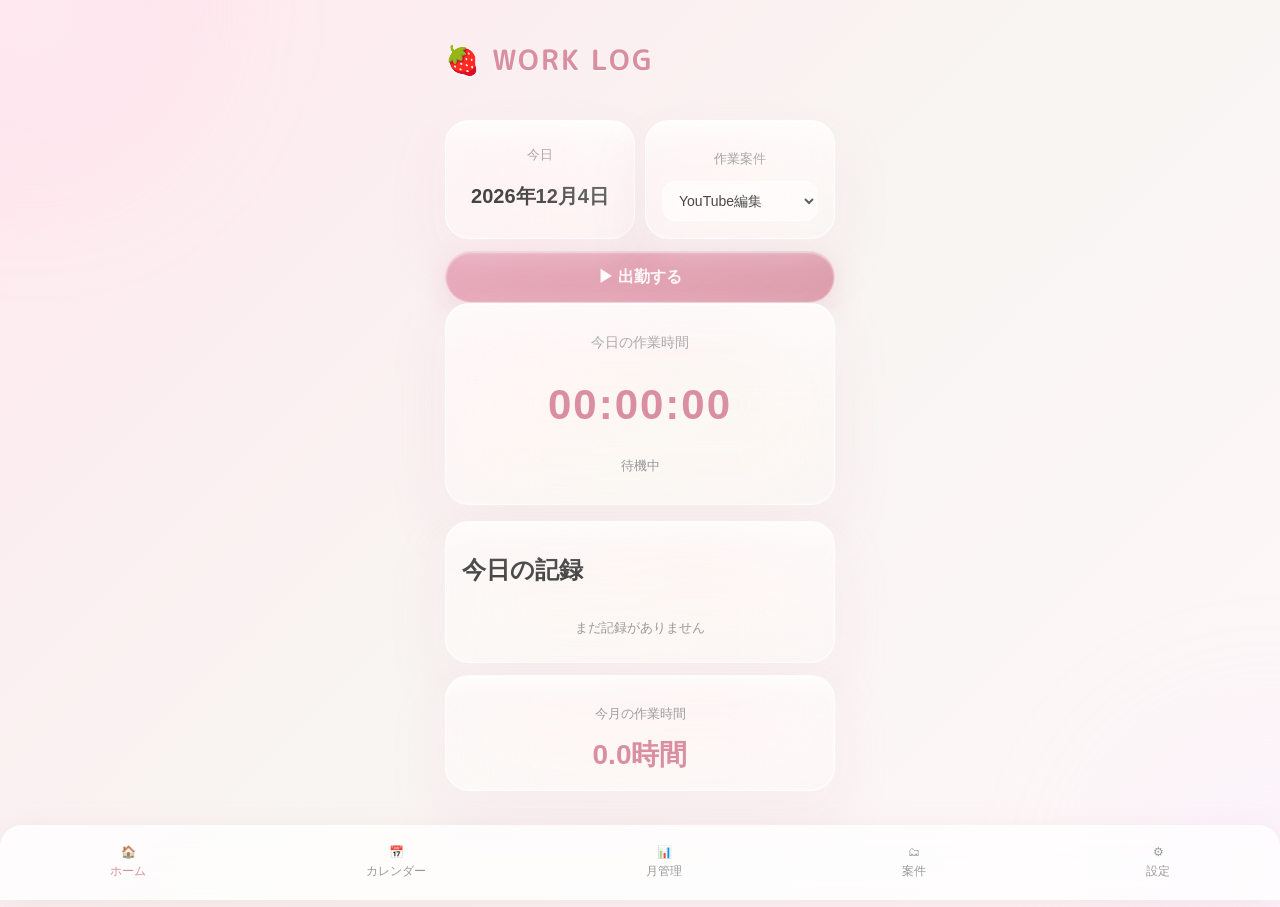
<file: index.html>
<!DOCTYPE html>
<html lang="ja">

<head>

<meta charset="UTF-8">

<meta name="viewport" content="width=device-width, initial-scale=1.0">


<title>WORK LOG</title>


<link rel="stylesheet" href="css/style.css">


<link rel="manifest" href="manifest.json">


<meta name="theme-color" content="#D98FA1">

<link rel="preconnect" href="https://fonts.googleapis.com">

<link rel="preconnect" href="https://fonts.gstatic.com" crossorigin>

<link href="https://fonts.googleapis.com/css2?family=M+PLUS+Rounded+1c:wght@500;700&display=swap" rel="stylesheet">


</head>



<body>


<div class="app">



<header>

<h1 class="logo">
🍓 WORK LOG
</h1>


</header>




<div class="top-cards">

    <section class="card compact-card">

        <p class="small-text">
            今日
        </p>

        <h2 id="today"></h2>

    </section>

    <section class="card compact-card">

        <p class="small-text">
            作業案件
        </p>

        <select id="projectSelect"></select>

    </section>

</div>



<button

id="workButton"

class="btn btn-primary">

▶ 出勤する

</button>





<section class="card time-card">


<p class="time-label">

今日の作業時間

</p>



<div id="timer" class="timer">

00:00:00

</div>



<p id="status" class="small-text">

待機中

</p>


</section>








<section class="card compact-card">


<h2>

今日の記録

</h2>



<div id="todayRecords">


<p class="small-text">

まだ記録がありません

</p>


</div>


</section>








<section class="card summary-card">


<p class="small-text">

今月の作業時間

</p>



<strong

id="monthTotal"

class="summary-number">

0時間0分

</strong>


</section>






</div>








<nav>


<div

class="nav-item nav-active"

onclick="location.href='index.html'">

🏠

<span>
ホーム
</span>

</div>





<div

class="nav-item"

onclick="location.href='calendar.html'">

📅

<span>
カレンダー
</span>

</div>





<div

class="nav-item"

onclick="location.href='monthly.html'">

📊

<span>
月管理
</span>

</div>





<div

class="nav-item"

onclick="location.href='projects.html'">

🗂

<span>
案件
</span>

</div>



<div

class="nav-item"

onclick="location.href='settings.html'">

⚙

<span>
設定
</span>

</div>


</nav>







<script src="js/app.js"></script>

<script src="js/home.js"></script>


</body>


</html>
</file>
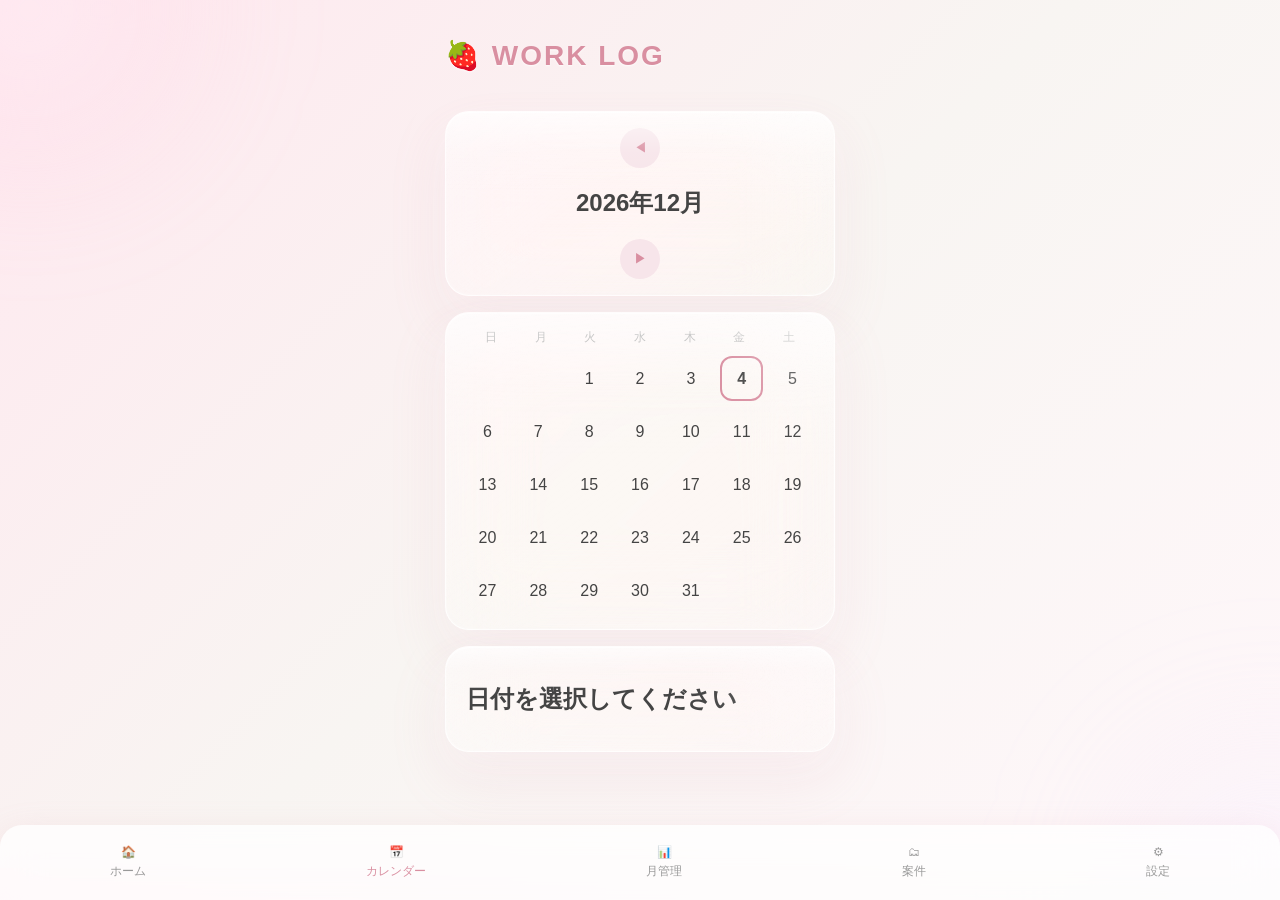
<file: calendar.html>
<!DOCTYPE html>
<html lang="ja">


<head>


<meta charset="UTF-8">


<meta name="viewport" content="width=device-width, initial-scale=1.0">


<title>WORK LOG Calendar</title>



<link rel="stylesheet" href="css/style.css">


<link rel="manifest" href="manifest.json">


<meta name="theme-color" content="#D98FA1">


</head>





<body>



<div class="app">



<header>


<h1 class="logo">

🍓 WORK LOG

</h1>


</header>








<section class="card calendar-control">


<button id="prevMonth">

◀

</button>



<h2 id="monthTitle">

</h2>



<button id="nextMonth">

▶

</button>


</section>









<section class="card">



<div class="week-header">


<span>日</span>

<span>月</span>

<span>火</span>

<span>水</span>

<span>木</span>

<span>金</span>

<span>土</span>


</div>






<div id="calendarGrid">


</div>



</section>









<section class="card">


<h2 id="detailTitle">

日付を選択してください

</h2>





<div id="detailList">


</div>




<div id="editArea">


</div>




</section>







</div>









<nav>



<div

class="nav-item"

onclick="location.href='index.html'">

🏠

<span>

ホーム

</span>

</div>





<div

class="nav-item nav-active">

📅

<span>

カレンダー

</span>

</div>





<div

class="nav-item"

onclick="location.href='monthly.html'">

📊

<span>

月管理

</span>

</div>





<div

class="nav-item"

onclick="location.href='projects.html'">

🗂

<span>

案件

</span>

</div>





<div

class="nav-item"

onclick="location.href='settings.html'">

⚙

<span>

設定

</span>

</div>


</nav>








<script src="js/app.js"></script>


<script src="js/calendar.js"></script>



</body>



</html>
</file>
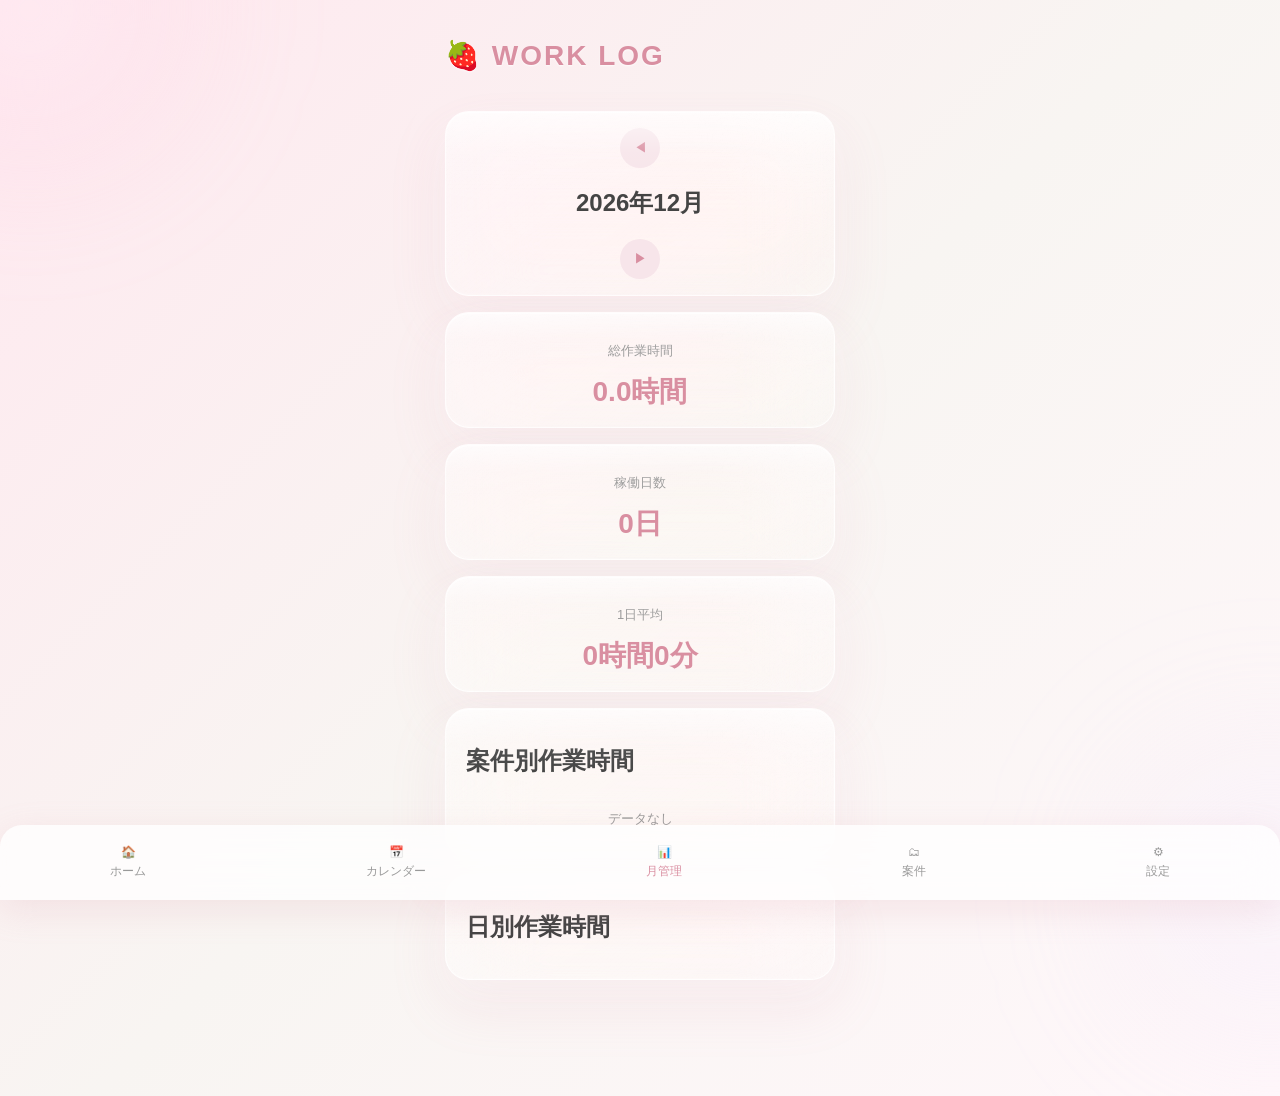
<file: monthly.html>
<!DOCTYPE html>
<html lang="ja">


<head>


<meta charset="UTF-8">


<meta name="viewport" content="width=device-width, initial-scale=1.0">


<title>WORK LOG Monthly</title>



<link rel="stylesheet" href="css/style.css">



<link rel="manifest" href="manifest.json">



<meta name="theme-color" content="#D98FA1">


</head>





<body>



<div class="app">



<header>


<h1 class="logo">

🍓 WORK LOG

</h1>


</header>









<section class="card calendar-control">



<button id="prevMonth">

◀

</button>



<h2 id="monthTitle">

</h2>



<button id="nextMonth">

▶

</button>


</section>









<section class="card summary-card">


<p class="small-text">

総作業時間

</p>



<strong

id="totalTime"

class="summary-number">

0時間0分

</strong>


</section>









<section class="card summary-card">


<p class="small-text">

稼働日数

</p>


<strong

id="workDays"

class="summary-number">

0日

</strong>


</section>









<section class="card summary-card">


<p class="small-text">

1日平均

</p>


<strong

id="averageTime"

class="summary-number">

0時間0分

</strong>


</section>









<section class="card">


<h2>

案件別作業時間

</h2>



<div id="projectSummary">


</div>



</section>









<section class="card">


<h2>

日別作業時間

</h2>



<div id="dailyList">


</div>


</section>






</div>









<nav>



<div

class="nav-item"

onclick="location.href='index.html'">

🏠

<span>

ホーム

</span>

</div>





<div

class="nav-item"

onclick="location.href='calendar.html'">

📅

<span>

カレンダー

</span>

</div>





<div

class="nav-item nav-active">

📊

<span>

月管理

</span>

</div>





<div

class="nav-item"

onclick="location.href='projects.html'">

🗂

<span>

案件

</span>

</div>





<div

class="nav-item"

onclick="location.href='settings.html'">

⚙

<span>

設定

</span>

</div>



</nav>








<script src="js/app.js"></script>


<script src="js/monthly.js"></script>



</body>



</html>
</file>
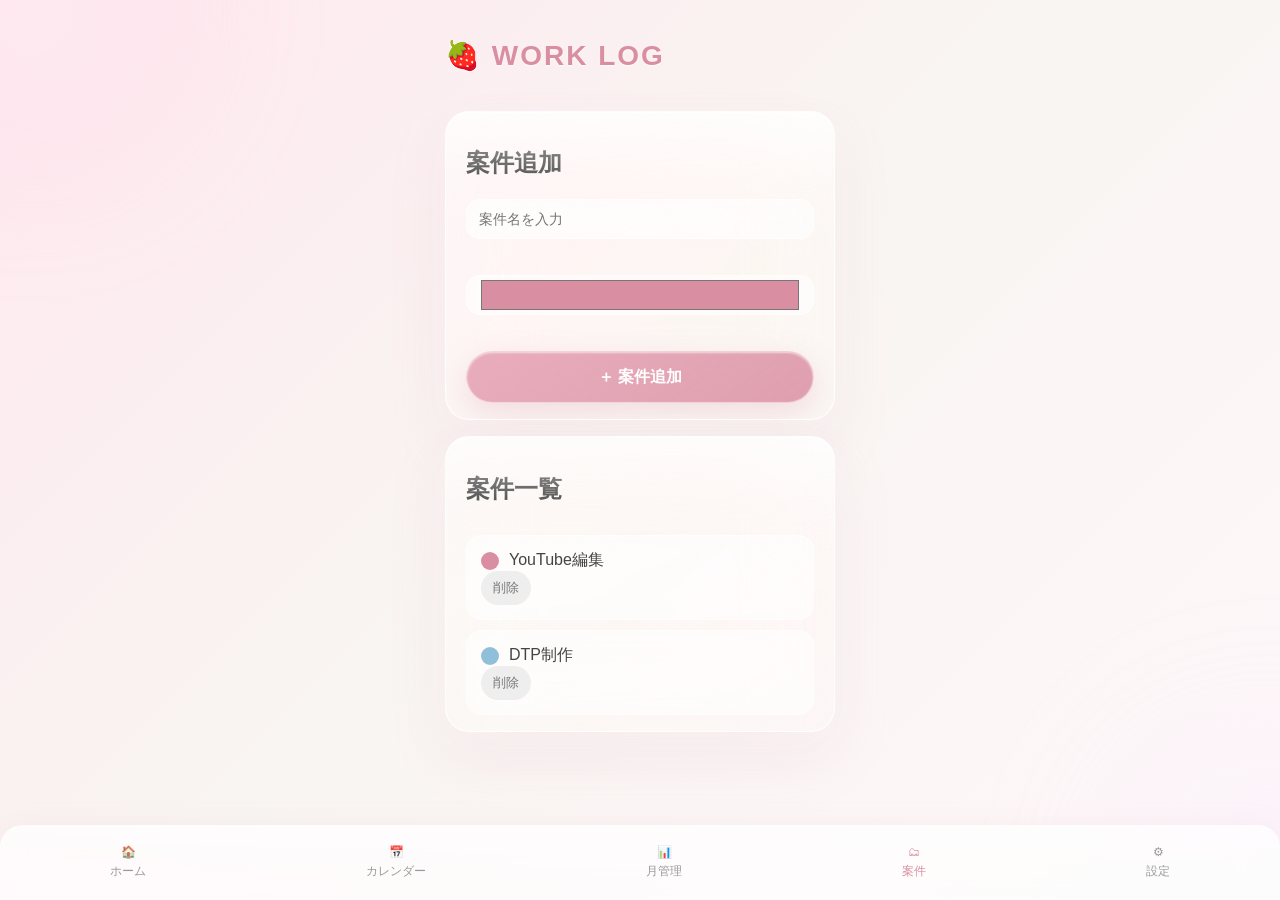
<file: projects.html>
<!DOCTYPE html>
<html lang="ja">


<head>


<meta charset="UTF-8">


<meta name="viewport" content="width=device-width, initial-scale=1.0">


<title>WORK LOG Projects</title>



<link rel="stylesheet" href="css/style.css">



<link rel="manifest" href="manifest.json">



<meta name="theme-color" content="#D98FA1">


</head>





<body>



<div class="app">



<header>


<h1 class="logo">

🍓 WORK LOG

</h1>


</header>









<section class="card">


<h2>

案件追加

</h2>



<input

id="projectName"

placeholder="案件名を入力"

>





<br><br>




<input

id="projectColor"

type="color"

value="#D98FA1"

>




<br><br>




<button

id="addProject"

class="btn btn-primary"

>

＋ 案件追加

</button>



</section>









<section class="card">


<h2>

案件一覧

</h2>



<div id="projectList">


</div>



</section>






</div>









<nav>



<div

class="nav-item"

onclick="location.href='index.html'">

🏠

<span>

ホーム

</span>

</div>





<div

class="nav-item"

onclick="location.href='calendar.html'">

📅

<span>

カレンダー

</span>

</div>





<div

class="nav-item"

onclick="location.href='monthly.html'">

📊

<span>

月管理

</span>

</div>





<div

class="nav-item nav-active">

🗂

<span>

案件

</span>

</div>





<div

class="nav-item"

onclick="location.href='settings.html'">

⚙

<span>

設定

</span>

</div>



</nav>








<script src="js/app.js"></script>


<script src="js/projects.js"></script>



</body>


</html>
</file>
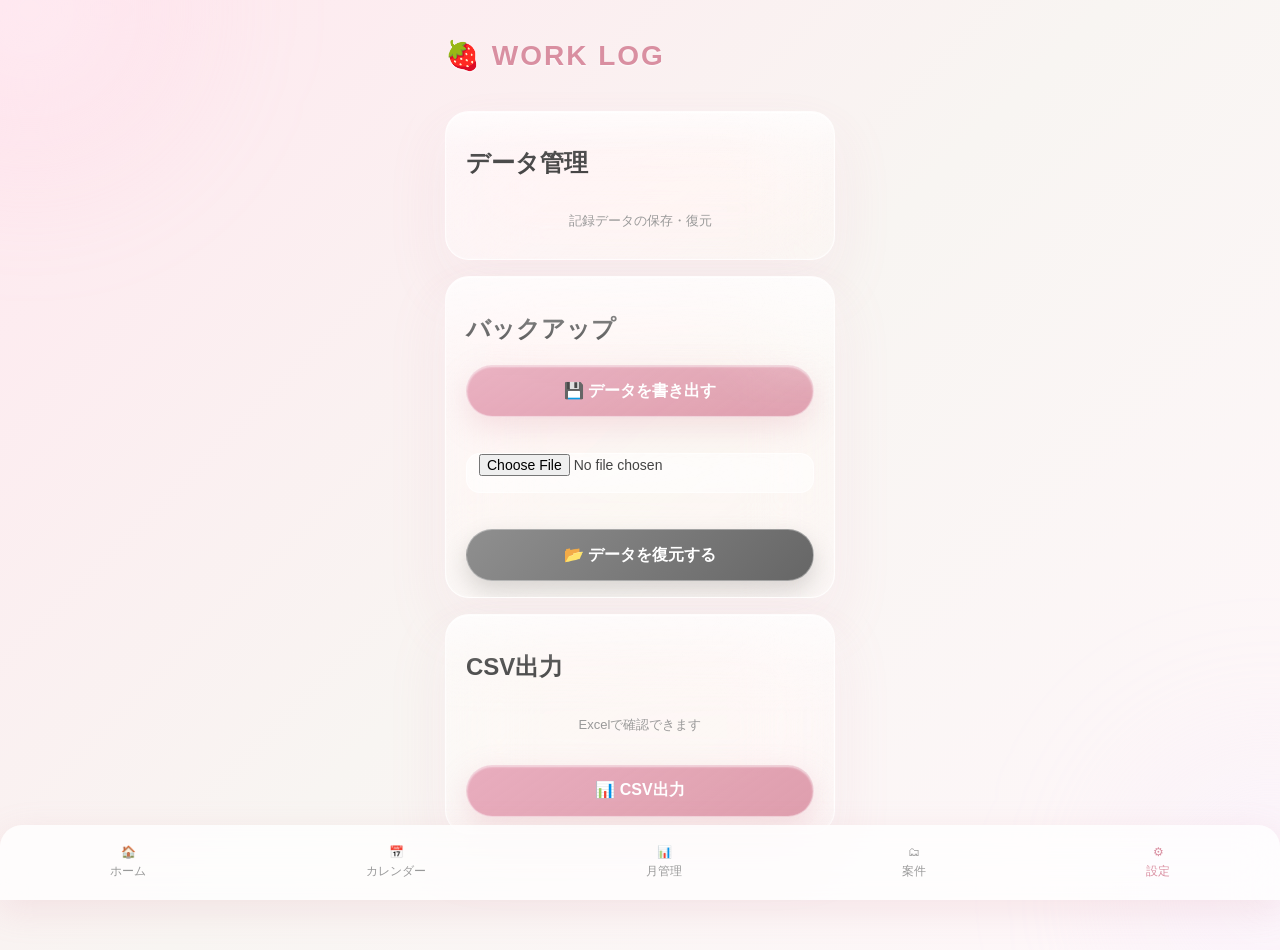
<file: settings.html>
<!DOCTYPE html>
<html lang="ja">


<head>


<meta charset="UTF-8">


<meta name="viewport" content="width=device-width, initial-scale=1.0">


<title>WORK LOG Settings</title>



<link rel="stylesheet" href="css/style.css">



<link rel="manifest" href="manifest.json">



<meta name="theme-color" content="#D98FA1">


</head>





<body>



<div class="app">



<header>


<h1 class="logo">

🍓 WORK LOG

</h1>


</header>









<section class="card">


<h2>

データ管理

</h2>


<p class="small-text">

記録データの保存・復元

</p>


</section>









<section class="card">


<h2>

バックアップ

</h2>



<button

id="exportBtn"

class="btn btn-primary"

>

💾 データを書き出す

</button>




<br><br>




<input

type="file"

id="importFile"

accept=".json"

>





<br><br>




<button

id="importBtn"

class="btn btn-work"

>

📂 データを復元する

</button>



</section>









<section class="card">


<h2>

CSV出力

</h2>



<p class="small-text">

Excelで確認できます

</p>



<br>



<button

id="csvBtn"

class="btn btn-primary"

>

📊 CSV出力

</button>



</section>





</div>









<nav>



<div

class="nav-item"

onclick="location.href='index.html'">

🏠

<span>

ホーム

</span>

</div>





<div

class="nav-item"

onclick="location.href='calendar.html'">

📅

<span>

カレンダー

</span>

</div>





<div

class="nav-item"

onclick="location.href='monthly.html'">

📊

<span>

月管理

</span>

</div>





<div

class="nav-item"

onclick="location.href='projects.html'">

🗂

<span>

案件

</span>

</div>





<div

class="nav-item nav-active">

⚙

<span>

設定

</span>

</div>



</nav>








<script src="js/app.js"></script>


<script src="js/settings.js"></script>



</body>


</html>
</file>
<file: css/style.css>
/* =========================
 WORK LOG v1.0
 Common Style
========================= */


*{

box-sizing:border-box;

}



body{

    margin:0;

    padding:0;

    font-family:
    -apple-system,
    BlinkMacSystemFont,
    "Helvetica Neue",
    Arial,
    sans-serif;

    background:
    linear-gradient(
        135deg,
        #FFE8EF,
        #F8F5F2,
        #FFF7FA
    );

    color:#444;

    position:relative;
overflow-x:hidden;

}

body::before{

    content:"";

    position:fixed;

    top:-200px;
    left:-180px;

    width:420px;
    height:420px;

    border-radius:50%;

    background:
    radial-gradient(
        circle,
        rgba(255,255,255,.65),
        rgba(255,192,220,.18),
        transparent 70%
    );

    filter:blur(60px);

    z-index:-2;

}

body::after{

    content:"";

    position:fixed;

    bottom:-180px;
    right:-180px;

    width:380px;
    height:380px;

    border-radius:50%;

    background:
    radial-gradient(
        circle,
        rgba(255,255,255,.55),
        rgba(230,220,255,.20),
        transparent 70%
    );

    filter:blur(70px);

    z-index:-2;

}





/* =====================
 App Layout
===================== */


.app{


max-width:430px;

margin:0 auto;

padding:20px;

padding-bottom:100px;


}






/* =====================
 Header
===================== */


header{


display:flex;

justify-content:space-between;

align-items:center;

margin-bottom:20px;


}



.logo{

    font-family:"M PLUS Rounded 1c", sans-serif;

    font-size:28px;

    font-weight:700;

    letter-spacing:2px;

    color:#D98FA1;

    text-shadow:
        0 1px 2px rgba(255,255,255,.8);

}







/* =====================
 Card
===================== */


.card{

    position:relative;

    overflow:hidden;

    background:
linear-gradient(
    145deg,
    rgba(255,255,255,.48),
    rgba(255,255,255,.16)
);

    backdrop-filter:blur(40px) saturate(200%);
-webkit-backdrop-filter:blur(40px) saturate(200%);


    border:1px solid rgba(255,255,255,.75);

    border-radius:24px;

    padding:16px 20px;

    margin-bottom:16px;

    box-shadow:

0 12px 35px rgba(255,255,255,.35),

0 25px 55px rgba(217,143,161,.15),

inset 0 1px 1px rgba(255,255,255,.8),

inset 0 -1px 2px rgba(255,255,255,.2);

    display:flex;

    flex-direction:column;

    justify-content:center;

}

.card::before{

    content:"";

    position:absolute;

    top:0;
    left:0;

    width:100%;
    height:45%;

    background:

    linear-gradient(

        to bottom,

        rgba(255,255,255,.65),

        rgba(255,255,255,.08),

        transparent

    );

}

.card::after{

    content:"";

    position:absolute;

    top:-60px;
    right:-60px;

    width:170px;
    height:170px;

    border-radius:50%;

    background:
    radial-gradient(

        circle,

        rgba(255,255,255,.55),

        transparent 70%

    );

    filter:blur(35px);

}





.small-text{

    font-size:13px;

    color:#999;

    text-align:center;

}





/* =====================
 Button
===================== */


.btn{

    width:100%;
    height:52px;
    border:none;
    border-radius:26px;
    font-size:16px;
    font-weight:bold;
    cursor:pointer;

    transition:
        transform .2s ease,
        box-shadow .2s ease,
        opacity .2s ease;

}

.btn:hover{

    transform:translateY(-2px);

}

.btn:active{

    transform:translateY(1px) scale(.98);

}



.btn-primary{

    background:
    linear-gradient(
        145deg,
        rgba(231,168,186,.95),
        rgba(217,143,161,.85)
    );

    color:#fff;

    border:1px solid rgba(255,255,255,.5);

    box-shadow:
        0 10px 30px rgba(217,143,161,.25),
        inset 0 1px 2px rgba(255,255,255,.6);

}



.btn-work{

    background:linear-gradient(
        135deg,
        #8F8F8F,
        #666666
    );

    color:#FFFFFF;

    border:1px solid rgba(255,255,255,.35);

    box-shadow:
        0 10px 25px rgba(0,0,0,.15);

}






/* =====================
 Select / Input
===================== */


select,
input{

    width:100%;

    height:40px;

    border-radius:14px;

    border:1px solid rgba(255,255,255,.6);

    background:rgba(255,255,255,.45);

    backdrop-filter:blur(10px);

    -webkit-backdrop-filter:blur(10px);

    padding:0 12px;

    font-size:14px;

    color:#444;

}





/* =====================
 Timer
===================== */


.time-card{


text-align:center;


}



.time-label{


font-size:14px;

color:#999;


}



.timer{


font-size:42px;

font-weight:bold;

letter-spacing:2px;

margin:15px 0;


color:#D98FA1;


}





/* =====================
 Summary
===================== */


.summary-card{

    text-align:center;

    display:flex;

    flex-direction:column;

    justify-content:center;

    min-height:90px;

}



.summary-number{


font-size:28px;

color:#D98FA1;


}





/* =====================
 Records
===================== */


.record-item{

    background:rgba(255,255,255,.45);

    backdrop-filter:blur(10px);

    -webkit-backdrop-filter:blur(10px);

    border:1px solid rgba(255,255,255,.5);

    padding:14px;

    border-radius:16px;

    margin-top:10px;

}





/* =====================
 Bottom Navigation
===================== */


nav{

    position:fixed;

    bottom:0;

    left:0;

    right:0;

    height:75px;

    background:rgba(255,255,255,.75);

    backdrop-filter:blur(20px);

    -webkit-backdrop-filter:blur(20px);

    display:flex;

    justify-content:space-around;

    align-items:center;


    box-shadow:
    0 10px 35px rgba(217,143,161,.18);


    border-radius:22px 22px 0 0;

}



.nav-item{


font-size:12px;

color:#999;

text-align:center;

cursor:pointer;


}



.nav-item span{


display:block;

margin-top:4px;


}



.nav-active{


color:#D98FA1;


}






/* =====================
 Calendar
===================== */


.calendar-control{


display:flex;

justify-content:space-between;

align-items:center;


}



.calendar-control button{


border:none;

background:#F7E5EA;

color:#D98FA1;


width:40px;

height:40px;

border-radius:50%;


}





.week-header{


display:grid;

grid-template-columns:repeat(7,1fr);

text-align:center;

font-size:12px;

color:#999;

margin-bottom:10px;


}



#calendarGrid{


display:grid;

grid-template-columns:repeat(7,1fr);

gap:8px;


}



.calendar-day{

    position:relative;

    height:45px;

    display:flex;

    flex-direction:column;

    justify-content:center;

    align-items:center;

    border-radius:12px;

    cursor:pointer;

}



.calendar-day:hover{


background:#F7E5EA;


}



.work-day{


background:#F7E5EA;

color:#D98FA1;

font-weight:bold;


}





/* =====================
 Edit
===================== */


.edit-box{


background:#FAF8F7;

padding:16px;

border-radius:14px;

margin-top:15px;


}



.edit-buttons{


display:flex;

gap:10px;

margin-top:15px;


}



.edit-buttons button{


flex:1;

height:45px;

border:none;

border-radius:22px;


}



.save-edit{


background:#D98FA1;

color:white;


}



.delete-edit{


background:#eee;

color:#777;


}







/* =====================
 Projects
===================== */


.project-card{


    background:rgba(255,255,255,.45);

    backdrop-filter:blur(10px);

    -webkit-backdrop-filter:blur(10px);

    border:1px solid rgba(255,255,255,.5);

    padding:14px;

    border-radius:16px;

    margin-top:10px;


}



.project-info{


display:flex;

align-items:center;

gap:10px;


}



.project-color{


width:18px;

height:18px;

border-radius:50%;


}



.delete-btn{


border:none;

background:#eee;

padding:8px 12px;

border-radius:20px;

color:#777;


}





/* =====================
 Monthly
===================== */


.month-item{


background:#FAF8F7;

padding:14px;

border-radius:12px;

margin-top:10px;

display:flex;

justify-content:space-between;


}



.project-summary{


    background:rgba(255,255,255,.45);

    backdrop-filter:blur(10px);

    -webkit-backdrop-filter:blur(10px);

    border:1px solid rgba(255,255,255,.5);

    padding:14px;

    border-radius:16px;

    margin-top:10px;

}

/* =====================
 Calendar Work Mark
===================== */

.calendar-day{

    position:relative;

    height:45px;

    display:flex;

    flex-direction:column;

    justify-content:center;

    align-items:center;

    border-radius:12px;

    cursor:pointer;

}

.day-number{

    font-size:16px;

    line-height:1;

}

.worked-dot{

    width:8px;

    height:8px;

    border-radius:50%;

    background:#D98FA1;

    margin-top:4px;

}

.today{

    border:2px solid #D98FA1;

    font-weight:bold;

}

/* =====================
 Today Date
===================== */

#today{

    font-size:20px;

    font-weight:700;

    margin-top:6px;

    text-align:center;

    color:#444;

}

/* =====================
 Compact Card
===================== */

.compact-card{

    padding:12px 16px;

    min-height:78px;

    display:flex;

    flex-direction:column;

    justify-content:center;

    margin-bottom:12px;

}

select:focus,
input:focus{

    outline:none;

    border-color:#D98FA1;

    box-shadow:0 0 0 4px rgba(217,143,161,.18);

}

/* =====================
 Top Cards
===================== */

.top-cards{

    display:flex;

    gap:10px;

}

.top-cards .card{

    flex:1;

}



.card::before{
    animation:none;
}
</file>
